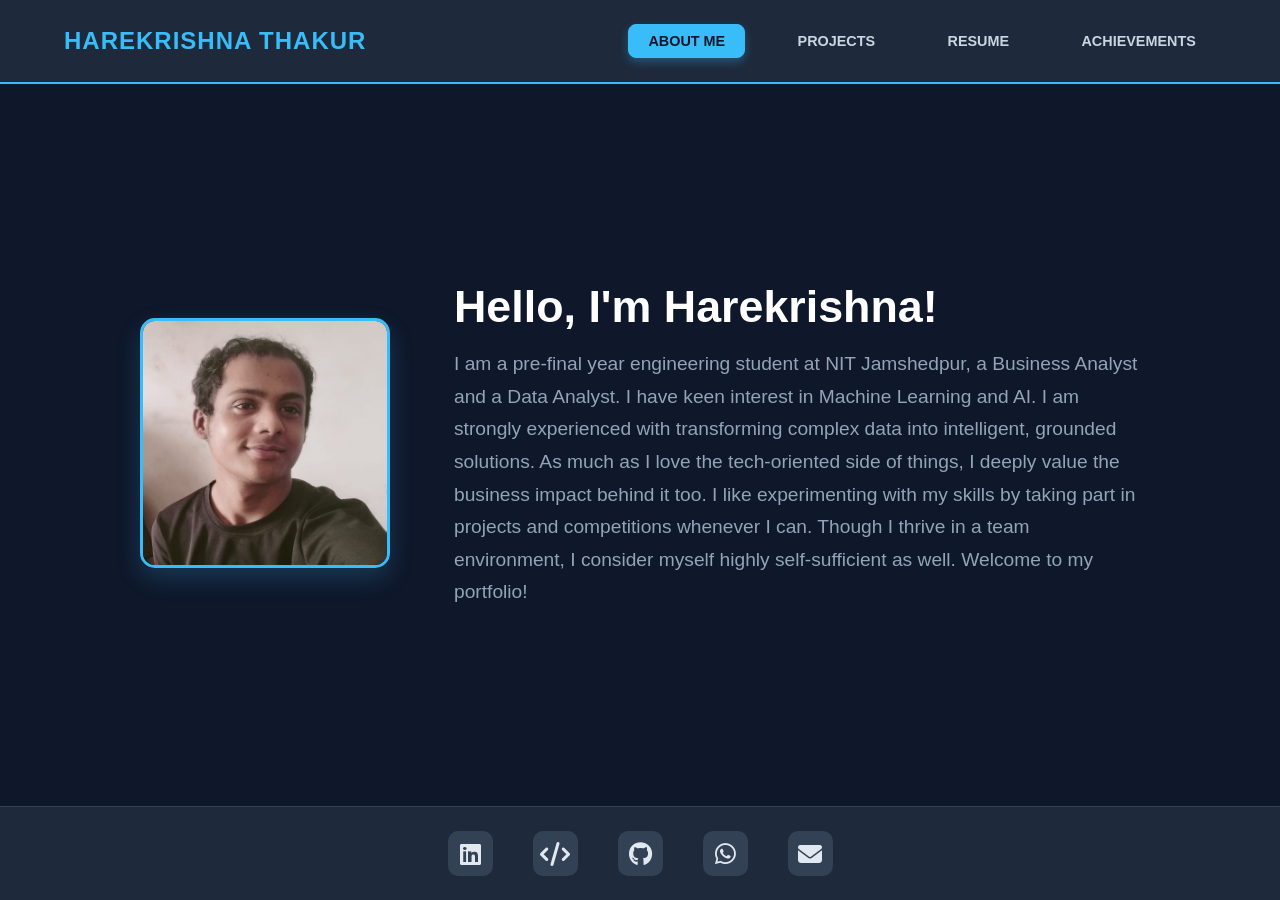
<file: index.html>
<!DOCTYPE html>
<html lang="en">
<head>
    <meta charset="UTF-8">
    <meta name="viewport" content="width=device-width, initial-scale=1.0">
    <title>Harekrishna Thakur | AI & Data Science</title>
    <link rel="stylesheet" href="https://cdnjs.cloudflare.com/ajax/libs/font-awesome/6.4.0/css/all.min.css">
    <link rel="stylesheet" href="style.css">
</head>
<body>

    <header>
        <div class="logo">HAREKRISHNA THAKUR</div>
        <nav>
            <a href="index.html" class="active">ABOUT ME</a>
            <a href="projects.html">PROJECTS</a>
            <a href="resume.html">RESUME</a>
            <a href="achievements.html">ACHIEVEMENTS</a>
        </nav>
    </header>

    <main id="about">
        <section class="hero-section">
            <div class="picture-box">
                <img src="harekrishna.jpeg" alt="Harekrishna Thakur">
            </div>
            <div class="about-paragraph">
                <h1>Hello, I'm Harekrishna!</h1>
                    <p>I am a pre-final year engineering student at NIT Jamshedpur, a Business Analyst and a Data Analyst. I have keen interest in Machine Learning and AI. I am strongly experienced with transforming complex data into intelligent, grounded solutions. As much as I love the tech-oriented side of things, I deeply value the business impact behind it too. I like experimenting with my skills by taking part in projects and competitions whenever I can. Though I thrive in a team environment, I consider myself highly self-sufficient as well. Welcome to my portfolio!</p>
            </div>
        </section>
    </main>

    <footer>
        <div class="social-links">
            <a href="https://www.linkedin.com/in/harekrishna-thakur-156154327/" target="_blank" aria-label="LinkedIn"><i class="fab fa-linkedin"></i></a>
            <a href="https://leetcode.com/bunnyluzy_1" target="_blank" aria-label="LeetCode"><i class="fas fa-code"></i></a>
            <a href="https://github.com/purplesunflower0" target="_blank" aria-label="GitHub"><i class="fab fa-github"></i></a>
            <a href="https://wa.me/+918102541342" target="_blank" aria-label="WhatsApp"><i class="fab fa-whatsapp"></i></a>
            <a href="https://mail.google.com/mail/?view=cm&fs=1&to=technicalhk162@gmail.com" target="_blank" aria-label="Email"><i class="fas fa-envelope"></i></a>
        </div>
    </footer>

</body>
</html>
</file>
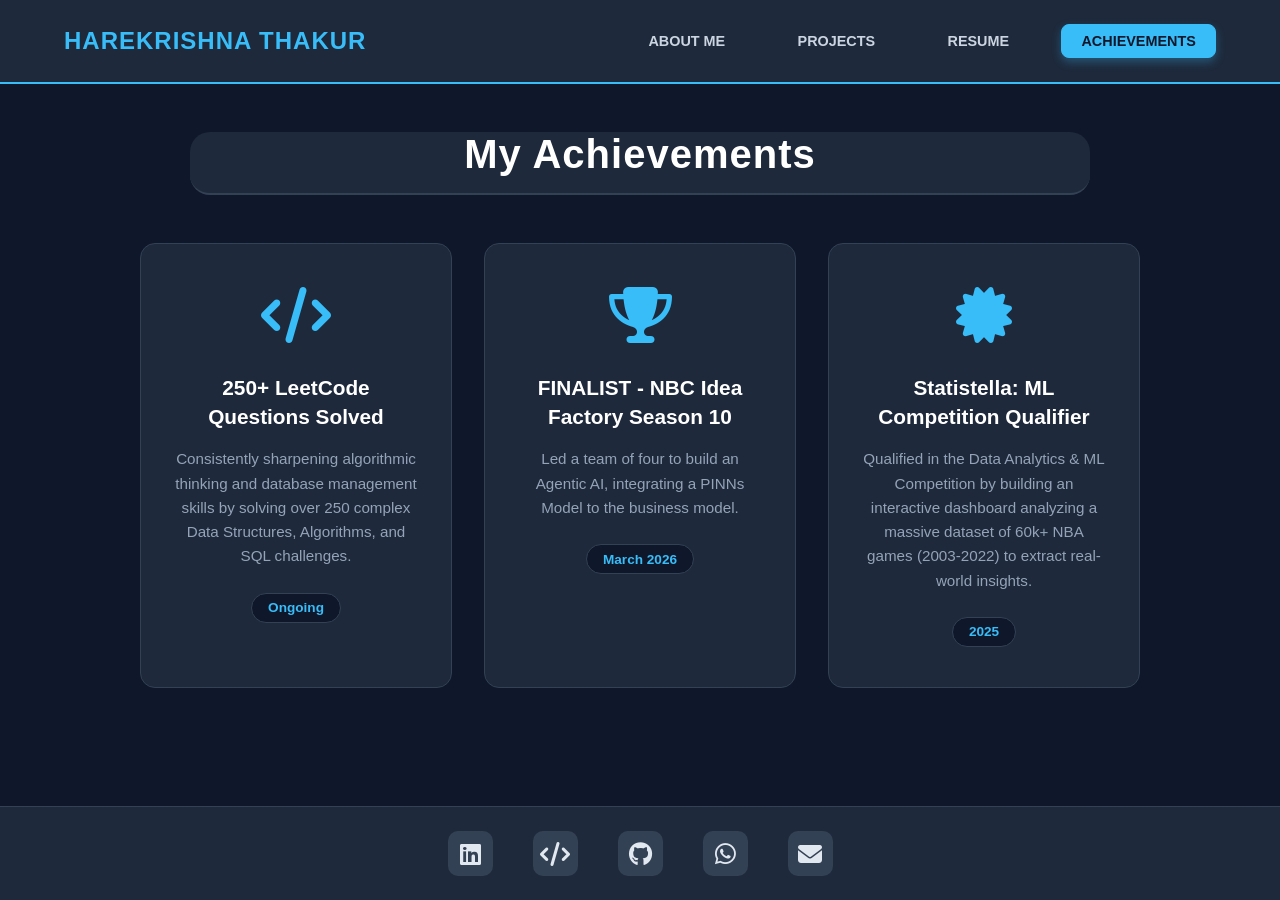
<file: achievements.html>
<!DOCTYPE html>
<html lang="en">
<head>
    <meta charset="UTF-8">
    <meta name="viewport" content="width=device-width, initial-scale=1.0">
    <title>Harekrishna Thakur - Achievements</title>
    <link rel="stylesheet" href="https://cdnjs.cloudflare.com/ajax/libs/font-awesome/6.4.0/css/all.min.css">
    <link rel="stylesheet" href="style.css">
</head>
<body>

    <header>
        <div class="logo">HAREKRISHNA THAKUR</div>
        <nav>
            <a href="index.html">ABOUT ME</a>
            <a href="projects.html">PROJECTS</a>
            <a href="resume.html">RESUME</a>
            <a href="achievements.html" class="active">ACHIEVEMENTS</a>
        </nav>
    </header>

    <main>
        <h1 class="section-title">My Achievements</h1>
        
        <div class="achievements-container">

            <div class="achievement-card">
                <div class="achievement-icon">
                    <i class="fas fa-code"></i>
                </div>
                <div class="achievement-text">
                    <h3>250+ LeetCode Questions Solved</h3>
                    <p>Consistently sharpening algorithmic thinking and database management skills by solving over 250 complex Data Structures, Algorithms, and SQL challenges.</p>
                    <span class="date">Ongoing</span>
                </div>
            </div>
        
            <div class="achievement-card">
                <div class="achievement-icon">
                    <i class="fas fa-trophy"></i>
                </div>
                <div class="achievement-text">
                    <h3>FINALIST - NBC Idea Factory Season 10</h3>
                    <p>Led a team of four to build an Agentic AI, integrating a PINNs Model to the business model.</p>
                    <span class="date">March 2026</span>
                </div>
            </div>

            <div class="achievement-card">
                <div class="achievement-icon">
                    <i class="fas fa-certificate"></i>
                </div>
                <div class="achievement-text">
                    <h3>Statistella: ML Competition Qualifier</h3>
                    <p>Qualified in the Data Analytics & ML Competition by building an interactive dashboard analyzing a massive dataset of 60k+ NBA games (2003-2022) to extract real-world insights.</p>
                    <span class="date">2025</span>
                </div>
            </div>

        </div>
    </main>

    <footer>
        <div class="social-links">
            <a href="https://www.linkedin.com/in/harekrishna-thakur-156154327/" target="_blank" aria-label="LinkedIn"><i class="fab fa-linkedin"></i></a>
            <a href="https://leetcode.com/bunnyluzy_1" target="_blank" aria-label="LeetCode"><i class="fas fa-code"></i></a>
            <a href="https://github.com/purplesunflower0" target="_blank" aria-label="GitHub"><i class="fab fa-github"></i></a>
            <a href="https://wa.me/+918102541342" target="_blank" aria-label="WhatsApp"><i class="fab fa-whatsapp"></i></a>
            <a href="https://mail.google.com/mail/?view=cm&fs=1&to=technicalhk162@gmail.com" target="_blank" aria-label="Email"><i class="fas fa-envelope"></i></a>
        </div>
    </footer>

</body>
</html>
</file>
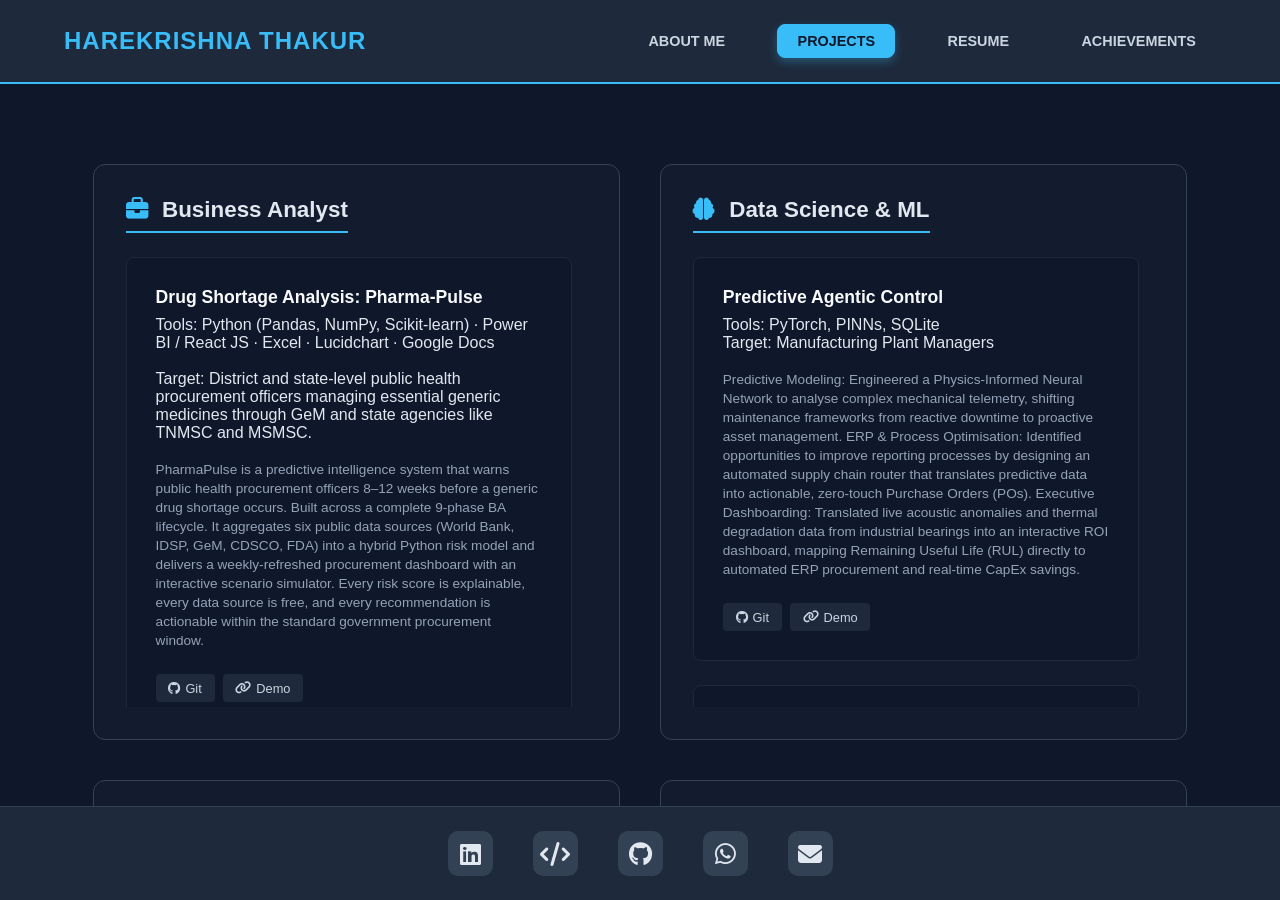
<file: projects.html>
<!DOCTYPE html>
<html lang="en">
<head>
    <meta charset="UTF-8">
    <meta name="viewport" content="width=device-width, initial-scale=1.0">
    <title>Harekrishna Thakur - Projects</title>
    <link rel="stylesheet" href="https://cdnjs.cloudflare.com/ajax/libs/font-awesome/6.4.0/css/all.min.css">
    <link rel="stylesheet" href="style.css">
</head>
<body>

    <header>
        <div class="logo">HAREKRISHNA THAKUR</div>
        <nav>
            <a href="index.html">ABOUT ME</a>
            <a href="projects.html" class="active">PROJECTS</a>
            <a href="resume.html">RESUME</a>
            <a href="achievements.html">ACHIEVEMENTS</a>
        </nav>
    </header>

    <main>
        <div class="projects-grid-layout">
            
            <!-- Category 1: Business Analyst -->
            <section class="category-block">
                <div class="category-header">
                    <h2><i class="fas fa-briefcase"></i> Business Analyst</h2>
                </div>
                <div class="category-projects">

                    <div class="mini-project-card">
                        <h3>Drug Shortage Analysis: Pharma-Pulse</h3>
                        <div class="project-meta">
                            <span class="meta-label">Tools:</span> <span class="meta-value">Python (Pandas, NumPy, Scikit-learn) · Power BI / React JS · Excel · Lucidchart · Google Docs</span>
                        </div> <br>
                        <div class="project-meta">
                            <span class="meta-label">Target:</span> <span class="meta-value">District and state-level public health procurement officers managing essential generic medicines through GeM and state agencies like TNMSC and MSMSC.</span>
                        </div> <br>
                        <p class="project-desc">PharmaPulse is a predictive intelligence system that warns public health procurement officers 8–12 weeks before a generic drug shortage occurs. Built across a complete 9-phase BA lifecycle. It aggregates six public data sources (World Bank, IDSP, GeM, CDSCO, FDA) into a hybrid Python risk model and delivers a weekly-refreshed procurement dashboard with an interactive scenario simulator. Every risk score is explainable, every data source is free, and every recommendation is actionable within the standard government procurement window.</p>
                        <div class="button-group-mini">
                            <a href="https://github.com/purplesunflower0/Pharma_pulse" target="_blank" class="btn-mini"><i class="fab fa-github"></i> Git</a>
                            <a href="#" target="_blank" class="btn-mini"><i class="fas fa-link"></i> Demo</a>
                        </div>
                    </div>
                    
                    <div class="mini-project-card">
                        <h3>Inventory & Demand Forecasting</h3>
                        <div class="project-meta">
                            <span class="meta-label">Tools:</span> <span class="meta-value">LightGBM, Python</span>
                        </div>
                        <div class="project-meta">
                            <span class="meta-label">Target:</span> <span class="meta-value">Retail & Supply Chain Ops</span>
                        </div>
                        <p class="project-desc">Predicted store-level daily product demand across a 28-day horizon to directly reduce retail stockouts and excess inventory costs.</p>
                        <div class="button-group-mini">
                            <a href="https://github.com/purplesunflower0/retail-demand-forecasting-system" class="btn-mini"><i class="fab fa-github"></i> Git</a>
                            <a href="#" class="btn-mini"><i class="fas fa-link"></i> Demo</a>
                        </div>
                    </div>

                </div>
            </section>

            <!-- Category 2: Data Science -->
            <section class="category-block">
                <div class="category-header">
                    <h2><i class="fas fa-brain"></i> Data Science & ML</h2>
                </div>
                <div class="category-projects">
                    
                    <div class="mini-project-card">
                        <h3>Predictive Agentic Control</h3>
                        <div class="project-meta">
                            <span class="meta-label">Tools:</span> <span class="meta-value">PyTorch, PINNs, SQLite</span>
                        </div>
                        <div class="project-meta">
                            <span class="meta-label">Target:</span> <span class="meta-value">Manufacturing Plant Managers</span>
                        </div> <br>
                        <p class="project-desc">Predictive Modeling: Engineered a Physics-Informed Neural Network to analyse complex mechanical telemetry,
shifting maintenance frameworks from reactive downtime to proactive asset management.
ERP & Process Optimisation: Identified opportunities to improve reporting processes by designing an automated
supply chain router that translates predictive data into actionable, zero-touch Purchase Orders (POs).
Executive Dashboarding: Translated live acoustic anomalies and thermal degradation data from industrial bearings
into an interactive ROI dashboard, mapping Remaining Useful Life (RUL) directly to automated ERP procurement and
real-time CapEx savings.</p>
                        <div class="button-group-mini">
                            <a href="https://github.com/purplesunflower0/Nexus-Enterprise" target="_blank" class="btn-mini"><i class="fab fa-github"></i> Git</a>
                            <a href="#" class="btn-mini"><i class="fas fa-link"></i> Demo</a>
                        </div>
                    </div>

                    <div class="mini-project-card">
                        <h3>Movie Recommender</h3>
                        <div class="project-meta">
                            <span class="meta-label">Tools:</span> <span class="meta-value">Scikit-learn, Python</span>
                        </div>
                        <div class="project-meta">
                            <span class="meta-label">Target:</span> <span class="meta-value">Streaming Platform Users</span>
                        </div> <br>
                        <p class="project-desc">Built using TMDB's 5000+ movies dataset to deliver personalized content suggestions.</p>
                        <div class="button-group-mini">
                            <a href="https://github.com/purplesunflower0/movie_recommender" class="btn-mini"><i class="fab fa-github"></i> Git</a>
                            <a href="https://movierecommender-5cappsscohxjeby5zu5pwkg.streamlit.app/" class="btn-mini"><i class="fas fa-link"></i> Demo</a>
                        </div>
                    </div>

                </div>
            </section>

            <!-- Category 3: Dashboards -->
            <section class="category-block">
                <div class="category-header">
                    <h2><i class="fas fa-chart-pie"></i> Dashboards</h2>
                </div>
                <div class="category-projects">
                    
                    <div class="mini-project-card">
                        <h3>NBA Analytics Dashboard</h3>
                        <div class="project-meta">
                            <span class="meta-label">Tools:</span> <span class="meta-value">Tableau/PowerBI (Data Viz)</span>
                        </div>
                        <div class="project-meta">
                            <span class="meta-label">Target:</span> <span class="meta-value">Sports Analysts & Fans</span>
                        </div>
                        <p class="project-desc">Processed a heavy dataset of 60,000+ NBA games (2003-2022) to extract real-world insights.</p>
                        <div class="button-group-mini">
                            <a href="https://app.powerbi.com/view?r=eyJrIjoiNTEzMGE4NjAtODgzOS00OGMwLWI4MmQtZTc2NDcyYTJhNmJmIiwidCI6ImU0ZTRiODI4LWY3YmYtNDQ4NC04Y2IyLWU1ZjA2YzYyZTlmZCJ9" target="_blank" class="btn-mini"><i class="fas fa-link"></i> Demo</a>
                        </div>
                    </div>

                    <div class="mini-project-card">
                        <h3>Amazon Sales Analysis</h3>
                        <div class="project-meta">
                            <span class="meta-label">Tools:</span> <span class="meta-value">Excel, SQL,PowerBI (Data Viz)</span>
                        </div>
                        <div class="project-meta">
                            <span class="meta-label">Target:</span> <span class="meta-value">Sales Professionals</span>
                        </div>
                        <p class="project-desc">Formulated a Power BI dashboard tracking $2.18M YTD sales and 19.42M reviews,
enabling instant drill-downs into monthly and product-category performance metrics. Query-optimized and joined
multi-relational sales datasets to isolate seasonal growth trends and evaluate category market share (e.g., Men’s Shoes
driving 43.18% of sales).</p>
                        <div class="button-group-mini">
                            <a href="https://app.powerbi.com/view?r=eyJrIjoiOTJhNDJlMjYtYTcwNi00ZWExLWI2MGUtOWM0YTEwMzRiZWM5IiwidCI6ImU0ZTRiODI4LWY3YmYtNDQ4NC04Y2IyLWU1ZjA2YzYyZTlmZCJ9" target="_blank" class="btn-mini"><i class="fas fa-link"></i> Demo</a>
                        </div>
                    </div>

                </div>
            </section>

            <!-- Category 4: EDA -->
            <section class="category-block">
                <div class="category-header">
                    <h2><i class="fas fa-magnifying-glass-chart"></i> EDA & Data Analysis</h2>
                </div>
                <div class="category-projects">
                    
                    <div class="mini-project-card">
                        <h3>WhatsApp Chat Analyser</h3>
                        <div class="project-meta">
                            <span class="meta-label">Tools:</span> <span class="meta-value">Jupyter, Python - NumPy,Pandas, Matplotlib</span>
                        </div>
                        <div class="project-meta">
                            <span class="meta-label">Target:</span> <span class="meta-value">WhatsAppUsers</span>
                        </div>
                        <p class="project-desc">Upload txt/pdf format of your group chat and find out who's been most online, what words/emojis your friends used the most in the chat, etc. Generates multi-functional visuals like wordclouds and heatmaps from raw chat exports. </p>
                        <div class="button-group-mini">
                            <a href="https://github.com/purplesunflower0/whatsapp-chat-analyzer" target="blank"  class="btn-mini"><i class="fab fa-github"></i> Git</a>
                            <a href="https://whatsapp-chat-analyzer-vmkfhbxztwturfcl2pr9nn.streamlit.app/" target="blank" class="btn-mini"><i class="fas fa-link"></i> Demo</a>
                        </div>
                    </div>

                    <div class="mini-project-card">
                        <h3>Covid Layoff Analyzer</h3>
                        <div class="project-meta">
                            <span class="meta-label">Tools:</span> <span class="meta-value">Data Analysis, EDA</span>
                        </div>
                        <div class="project-meta">
                            <span class="meta-label">Target:</span> <span class="meta-value">HR Professionals, Economists</span>
                        </div>
                        <p class="project-desc">Uncovered max/min global layoffs filtered by company scale and country during the pandemic.</p>
                        <div class="button-group-mini">
                            <a href="https://github.com/purplesunflower0/Covid_layoffs" target="blank" class="btn-mini"><i class="fab fa-github"></i> Git</a>
                            <a href="https://covidlayoffs-8gfjwu9uklilvvuiltpsjj.streamlit.app/" target="blank" class="btn-mini"><i class="fas fa-link"></i> Demo</a>
                        </div>
                    </div>

                </div>
            </section>

        </div>
    </main>
    
    <footer>
        <div class="social-links">
            <a href="https://www.linkedin.com/in/harekrishna-thakur-156154327/" target="_blank" aria-label="LinkedIn"><i class="fab fa-linkedin"></i></a>
            <a href="https://leetcode.com/bunnyluzy_1" target="_blank" aria-label="LeetCode"><i class="fas fa-code"></i></a>
            <a href="https://github.com/purplesunflower0" target="_blank" aria-label="GitHub"><i class="fab fa-github"></i></a>
            <a href="https://wa.me/+918102541342" target="_blank" aria-label="WhatsApp"><i class="fab fa-whatsapp"></i></a>
            <a href="https://mail.google.com/mail/?view=cm&fs=1&to=technicalhk162@gmail.com" target="_blank" aria-label="Email"><i class="fas fa-envelope"></i></a>
        </div>
    </footer>

</body>
</html>
</file>
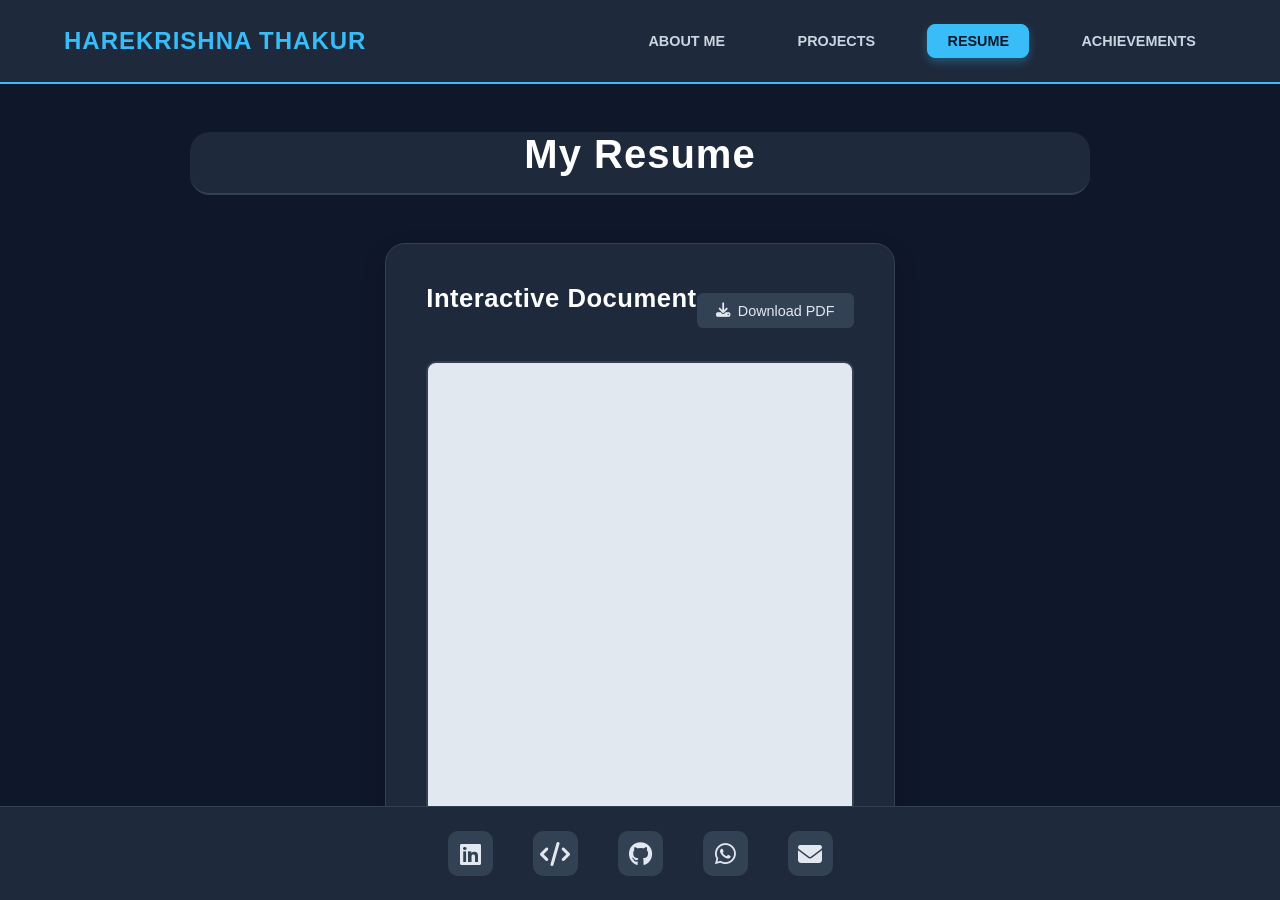
<file: resume.html>
<!DOCTYPE html>
<html lang="en">
<head>
    <meta charset="UTF-8">
    <meta name="viewport" content="width=device-width, initial-scale=1.0">
    <title>Harekrishna Thakur - Resume</title>
    <link rel="stylesheet" href="https://cdnjs.cloudflare.com/ajax/libs/font-awesome/6.4.0/css/all.min.css">
    <link rel="stylesheet" href="style.css">
</head>
<body>

    <header>
        <div class="logo">HAREKRISHNA THAKUR</div>
        <nav>
            <a href="index.html">ABOUT ME</a>
            <a href="projects.html">PROJECTS</a>
            <a href="resume.html" class="active">RESUME</a>
            <a href="achievements.html">ACHIEVEMENTS</a>
        </nav>
    </header>

    <main>
        <h1 class="section-title">My Resume</h1>
        
        <!-- <div class="resume-wrapper">
            
            <div class="content-card">
                <h2>Video Introduction</h2>
                <div class="video-container">
                    <video controls>
                        <source src="your-video.mp4" type="video/mp4">
                        Your browser does not support the video tag.
                    </video>
                </div>
            </div> -->

            <div class="content-card">
                <div class="pdf-header">
                    <h2>Interactive Document</h2>
                    <a href="Harekrishna_Thakur_Business_Analyst_Resume.pdf" download="Harekrishna_Thakur_Resume.pdf" class="btn">
                        <i class="fas fa-download"></i> Download PDF
                    </a>
                </div>
                
                <iframe src="Harekrishna_Thakur_Business_Analyst_Resume.pdf" class="pdf-viewer" title="Harekrishna Thakur Resume"></iframe>
            </div>

        </div>
    </main>

    <footer>
        <div class="social-links">
            <a href="https://www.linkedin.com/in/harekrishna-thakur-156154327/" target="_blank" aria-label="LinkedIn"><i class="fab fa-linkedin"></i></a>
            <a href="https://leetcode.com/bunnyluzy_1" target="_blank" aria-label="LeetCode"><i class="fas fa-code"></i></a>
            <a href="https://github.com/purplesunflower0" target="_blank" aria-label="GitHub"><i class="fab fa-github"></i></a>
            <a href="https://wa.me/+918102541342" target="_blank" aria-label="WhatsApp"><i class="fab fa-whatsapp"></i></a>
            <a href="https://mail.google.com/mail/?view=cm&fs=1&to=technicalhk162@gmail.com" target="_blank" aria-label="Email"><i class="fas fa-envelope"></i></a>
        </div>
    </footer>

</body>
</html>
</file>
<file: style.css>
/* --- 1. GLOBAL STYLES & LAYOUT --- */
* {
    margin: 0;
    padding: 0;
    box-sizing: border-box;
    font-family: 'Segoe UI', Tahoma, Geneva, Verdana, sans-serif;
}

body {
    background-color: #0f172a; 
    color: #e2e8f0;
    display: flex;
    flex-direction: column;
    height: 100vh; 
    overflow: hidden; 
}

/* --- 2. HEADER STYLES --- */
header {
    flex-shrink: 0;
    display: flex;
    justify-content: space-between;
    align-items: center;
    padding: 1.5rem 5%;
    background-color: #1e293b;
    border-bottom: 2px solid #38bdf8; 
}

.logo {
    font-size: 1.5rem;
    font-weight: bold;
    color: #38bdf8;
    letter-spacing: 1px;
    text-transform: uppercase;
}

nav {
    display: flex;
    gap: 2rem; 
}

/* The base shape and style of the navigation buttons */
nav a {
    color: #cbd5e1;
    text-decoration: none;
    font-weight: 600;
    font-size: 0.9rem;
    text-transform: uppercase;
    padding: 0.5rem 1.2rem; /* Creates the top/bottom and left/right space inside the button */
    border-radius: 8px; /* Rounds the corners perfectly */
    border: 1px solid transparent; /* Invisible border to prevent jumping on hover */
    transition: all 0.3s ease; /* Smooth transition for color and background */
}

/* What happens when the mouse hovers over a button */
nav a:hover {
    background-color: #334155; /* Subtle grey background */
    color: #38bdf8; /* Turns text blue */
    border-color: #38bdf8; /* Adds a blue border line */
}

/* The solid style for the page you are currently viewing */
nav a.active {
    background-color: #38bdf8; /* Solid blue background */
    color: #0f172a; /* Dark navy text for high contrast */
    border-color: #38bdf8;
    box-shadow: 0 4px 10px rgba(56, 189, 248, 0.3); /* Adds a slight glowing shadow */
}

/* --- 3. MAIN SCROLLABLE CONTENT --- */
main {
    flex-grow: 1;
    overflow-y: auto; 
    padding: 3rem 5%;
    display: flex;
    flex-direction: column;
    align-items: center;
}

/* --- 4. ABOUT ME / HERO STYLES --- */
#about {
    justify-content: center; /* Centers the hero section vertically */
}

.hero-section {
    display: flex;
    align-items: center;
    justify-content: center;
    gap: 4rem; 
    max-width: 1000px;
    margin: auto;
}

.picture-box img {
    width: 250px;
    height: 250px;
    border-radius: 15px; 
    object-fit: cover;
    border: 3px solid #38bdf8;
    box-shadow: 0 10px 25px rgba(56, 189, 248, 0.2);
}

.about-paragraph h1 {
    font-size: 2.8rem;
    margin-bottom: 1rem;
    color: #ffffff;
}

.about-paragraph p {
    font-size: 1.2rem;
    line-height: 1.7;
    color: #94a3b8;
}

/* --- 5. PROJECTS PAGE STYLES --- */
h1.section-title {
    font-size: 2.5rem;
    color: #ffffff;
    margin-top: 0;
    margin-bottom: 3rem; 
    font-weight: 700;
    letter-spacing: 1px;
    background-color: #1e293b; 
    border-radius: 20px;
    
    /* 1. Left-align the text */
    text-align: center; 
    
    /* 2. Match the exact width of your project cards */
    max-width: 900px; 
    width: 100%; 
    
    /* 3. Add a subtle accent line to ground the title */
    border-bottom: 2px solid #334155; 
    padding-bottom: 1rem; 
}

.projects-container {
    display: flex;
    flex-direction: column;
    gap: 4rem; 
    max-width: 900px;
    width: 100%;
}

.project-card {
    display: flex;
    gap: 2rem;
    align-items: flex-start; 
}

.project-image-container {
    flex-shrink: 0;
    width: 250px;
    height: 140px;
    border: 1px solid #38bdf8;
    border-radius: 20px;
    display: flex;
    align-items: center;
    justify-content: center;
    background-color: #1e293b; 
    color: #38bdf8;
    font-size: 0.9rem;
}

.project-details {
    display: flex;
    flex-direction: column;
    text-align: left;
    flex-grow: 1;
}

.project-details h2 {
    margin: 0 0 1rem 0;
    font-size: 1.8rem;
    color: #ffffff;
}

.project-details p {
    margin: 0 0 1.5rem 0;
    line-height: 1.6;
    color: #94a3b8;
}

.button-group {
    display: flex;
    gap: 1rem;
}

.btn {
    padding: 0.6rem 1.2rem;
    border-radius: 6px;
    background-color: #334155;
    color: #e2e8f0;
    text-decoration: none;
    font-size: 0.9rem;
    font-weight: 500;
    display: inline-flex;
    align-items: center;
    gap: 0.5rem;
    transition: background-color 0.3s;
}

.btn:hover {
    background-color: #475569;
}

/* --- 6. FIXED FOOTER & SOCIAL LINKS --- */
footer {
    flex-shrink: 0;
    background-color: #1e293b;
    padding: 1.5rem;
    text-align: center;
    border-top: 1px solid #334155;
}

.social-links {
    display: flex;
    justify-content: center;
    gap: 2.5rem; 
}

.social-links a {
    color: #e2e8f0;
    font-size: 1.5rem;
    background-color: #334155;
    width: 45px;
    height: 45px;
    display: flex;
    align-items: center;
    justify-content: center;
    border-radius: 10px; 
    transition: all 0.3s ease;
    text-decoration: none;
}

.social-links a:hover {
    background-color: #38bdf8;
    color: #0f172a;
    transform: translateY(-5px); 
}

/* --- 7. MOBILE RESPONSIVENESS --- */
@media (max-width: 768px) {
    header {
        flex-direction: column;
        gap: 1.5rem;
    }
    .hero-section {
        flex-direction: column;
        text-align: center;
    }
    .project-card {
        flex-direction: column;
        align-items: center;
        text-align: center;
    }
    .project-details {
        text-align: center;
        align-items: center;
    }
}
/* --- 8. RESUME PAGE STYLES --- */
.resume-wrapper {
    display: flex;
    flex-direction: column;
    gap: 3rem;
    max-width: 900px;
    width: 100%;
}

.content-card {
    background-color: #1e293b;
    padding: 2.5rem;
    border-radius: 20px;
    border: 1px solid #334155;
    box-shadow: 0 10px 25px rgba(0, 0, 0, 0.2);
}

.content-card h2 {
    color: #ffffff;
    margin-top: 0;
    margin-bottom: 1.5rem;
    font-size: 1.6rem;
    letter-spacing: 0.5px;
}

/* Video Styling */
.video-container {
    width: 100%;
    border-radius: 10px;
    overflow: hidden;
    border: 2px solid #38bdf8;
    background-color: #0f172a;
}

.video-container video {
    width: 100%;
    display: block; /* Removes weird spacing underneath videos */
}

/* PDF Styling */
.pdf-header {
    display: flex;
    justify-content: space-between;
    align-items: center;
    margin-bottom: 1.5rem;
}

.pdf-viewer {
    width: 100%;
    height: 700px; /* Gives the PDF plenty of vertical space */
    border: 2px solid #334155;
    border-radius: 10px;
    background-color: #e2e8f0; /* Light background in case PDF takes a second to load */
}

/* Update Mobile Responsiveness */
@media (max-width: 768px) {
    .pdf-header {
        flex-direction: column;
        align-items: flex-start;
        gap: 1rem;
    }
    .pdf-viewer {
        height: 500px; /* Slightly shorter on mobile phones */
    }
    .content-card {
        padding: 1.5rem; /* Less padding on small screens */
    }
}
/* --- 9. ACHIEVEMENTS PAGE STYLES --- */
.achievements-container {
    display: grid;
    /* This is the magic trick! It creates columns that are at least 300px wide, and automatically fits as many as possible per row. */
    grid-template-columns: repeat(auto-fit, minmax(300px, 1fr));
    gap: 2rem;
    max-width: 1000px;
    width: 100%;
}

.achievement-card {
    background-color: #1e293b;
    border: 1px solid #334155;
    border-radius: 15px;
    padding: 2.5rem 2rem;
    display: flex;
    flex-direction: column;
    align-items: center;
    text-align: center;
    transition: transform 0.3s ease, box-shadow 0.3s ease, border-color 0.3s ease;
}

/* Adds a nice pop effect when they hover over your awards */
.achievement-card:hover {
    transform: translateY(-8px);
    box-shadow: 0 15px 30px rgba(56, 189, 248, 0.1);
    border-color: #38bdf8;
}

.achievement-icon {
    font-size: 3.5rem;
    color: #38bdf8;
    margin-bottom: 1.5rem;
}

.achievement-text h3 {
    color: #ffffff;
    font-size: 1.3rem;
    margin-bottom: 1rem;
    line-height: 1.4;
}

.achievement-text p {
    color: #94a3b8;
    font-size: 0.95rem;
    line-height: 1.6;
    margin-bottom: 1.5rem;
}

.achievement-text .date {
    display: inline-block;
    background-color: #0f172a;
    color: #38bdf8;
    padding: 0.4rem 1rem;
    border-radius: 20px;
    font-size: 0.85rem;
    font-weight: 700;
    border: 1px solid #334155;
}
/* --- NEW 2x2 PROJECT GRID LAYOUT --- */
.projects-grid-layout {
    display: grid;
    grid-template-columns: repeat(2, 1fr); 
    gap: 2.5rem; /* Increased gap for more breathing room between categories */
    max-width: 1400px; /* Increased to let the grid stretch wider */
    width: 95%; /* Ensures it uses most of the screen width */
    margin: 0 auto;
    padding: 2rem 0; 
}

.category-block {
    background: rgba(30, 41, 59, 0.3);
    border: 1px solid #334155;
    border-radius: 12px;
    padding: 2rem; /* Increased padding inside the main category blocks */
    display: flex;
    flex-direction: column;
}

.category-header h2 {
    font-size: 1.4rem;
    color: #e2e8f0;
    margin-top: 0;
    margin-bottom: 1.5rem;
    padding-bottom: 0.5rem;
    border-bottom: 2px solid #38bdf8;
    display: inline-block;
}

.category-header i {
    margin-right: 8px;
    color: #38bdf8;
}

/* Internal grid for multiple projects inside a category */
/* Internal grid for multiple projects inside a category */
/* Internal grid for multiple projects inside a category */
.category-projects {
    display: flex;
    flex-direction: column; 
    gap: 1.5rem; 
    
    /* THE SCROLL MAGIC */
    max-height: 450px; 
    overflow-y: auto;  
    padding-right: 15px; 

    /* HIDES SCROLLBAR IN FIREFOX & EDGE */
    -ms-overflow-style: none;  
    scrollbar-width: none;  
}

/* Individual Card Styling */
.mini-project-card {
    background: #0f172a;
    border: 1px solid #1e293b;
    border-radius: 8px;
    padding: 1.8rem;
    
    width: 100%; /* This forces the card to take up the whole horizontal area */
    box-sizing: border-box; /* Ensures padding doesn't push the card outside its container */
    
    display: flex;
    flex-direction: column;
    transition: transform 0.2s ease, border-color 0.2s ease;
}

.mini-project-card:hover {
    transform: translateY(-3px);
    border-color: #38bdf8;
}

.mini-project-card h3 {
    font-size: 1.1rem;
    color: #f8fafc;
    margin-top: 0;
    margin-bottom: 0.5rem;
}

.mini-project-card p {
    font-size: 0.85rem;
    color: #94a3b8;
    line-height: 1.4;
    margin-bottom: 1.5rem; /* Added margin to push buttons down slightly */
}

.button-group-mini {
    display: flex;
    gap: 0.5rem;
}

.btn-mini {
    background: #1e293b;
    color: #cbd5e1;
    text-decoration: none;
    padding: 0.4rem 0.8rem;
    border-radius: 4px;
    font-size: 0.8rem;
    font-weight: 500;
    transition: all 0.2s;
    display: flex;
    align-items: center;
    gap: 5px;
}

.btn-mini:hover {
    background: #38bdf8;
    color: #0f172a;
}

/* Mobile Responsiveness */
@media (max-width: 900px) {
    .projects-grid-layout {
        grid-template-columns: 1fr; 
    }
}
/* --- MOBILE RESPONSIVENESS (PHONES & TABLETS) --- */
@media (max-width: 768px) {
    /* 1. Stack the main category grid into a single column */
    .projects-grid-layout {
        grid-template-columns: 1fr; /* Changes from 2 columns to 1 column */
        width: 100%;
        padding: 1rem; /* Reduces outer padding for small screens */
    }

    /* 2. Stack the header navigation nicely */
    header {
        flex-direction: column;
        text-align: center;
        padding: 1rem;
        gap: 1rem;
    }

    nav {
        display: flex;
        flex-wrap: wrap;
        justify-content: center;
        gap: 15px;
    }

    /* 3. Reduce padding inside the blocks so text isn't squeezed */
    .category-block {
        padding: 1rem; 
    }

    .mini-project-card {
        padding: 1.2rem;
    }

    /* 4. Adjust the scrollable container height for phones */
    .category-projects {
        max-height: 350px; /* Slightly shorter scroll box for mobile */
    }
}
</file>
